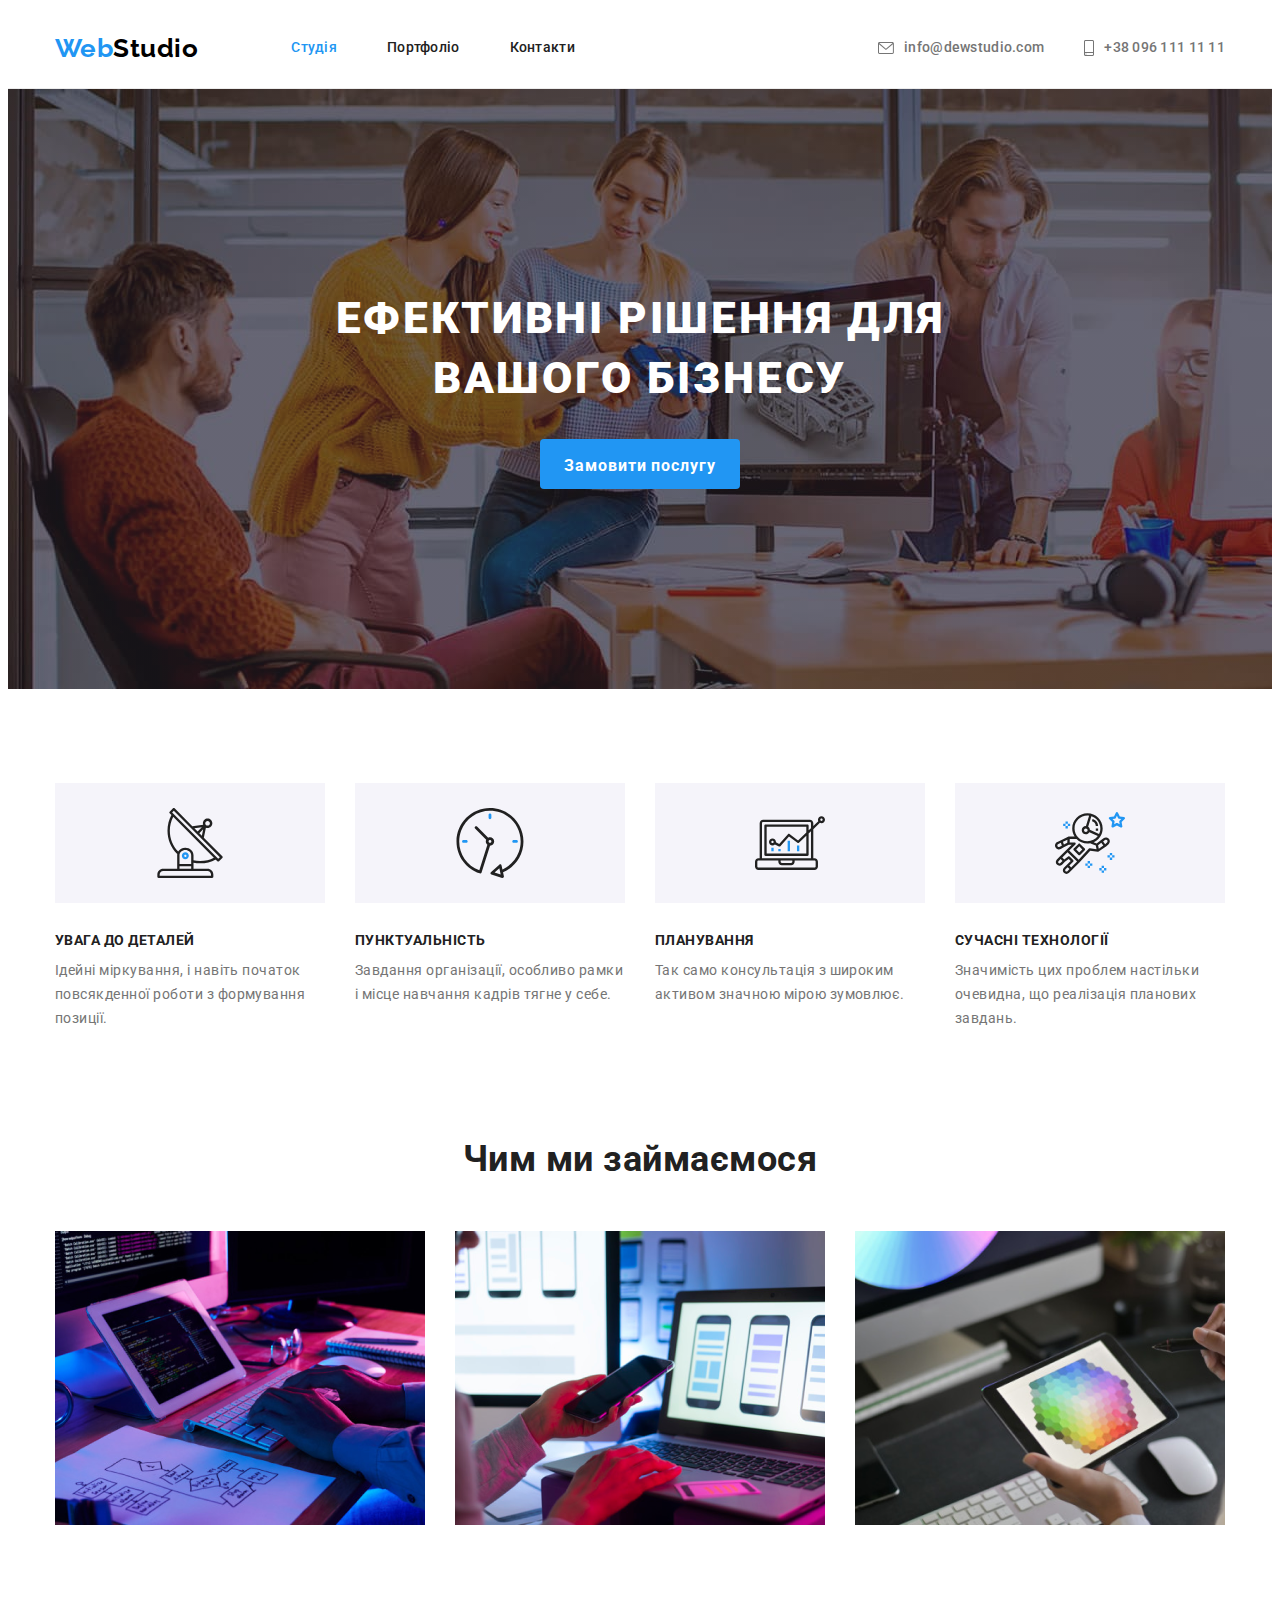
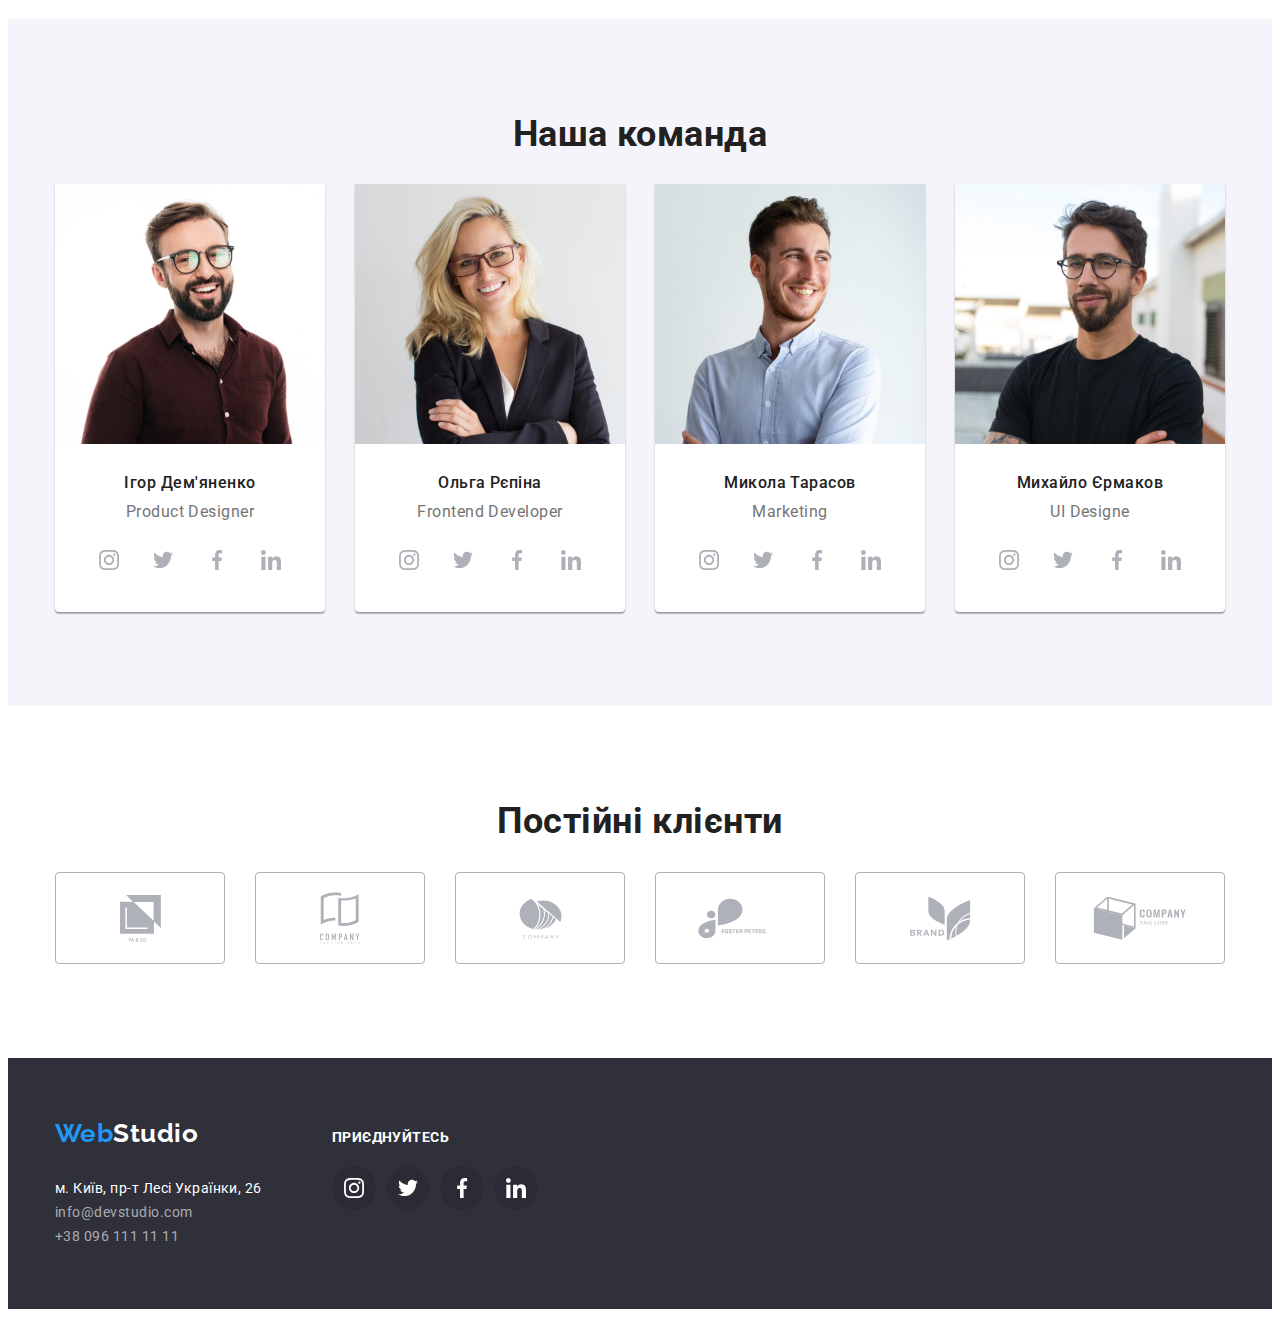
<file: index.html>
<!DOCTYPE html>
<html lang="uk">
  <head>
    <meta charset="UTF-8" />
    <meta http-equiv="X-UA-Compatible" content="IE=edge" />
    <meta name="viewport" content="width=device-width, initial-scale=1.0" />
    <title>WebStudio2.1</title>
    <link rel="preconnect" href="https://fonts.googleapis.com" />
    <link rel="preconnect" href="https://fonts.gstatic.com" crossorigin />
    <link
      href="https://fonts.googleapis.com/css2?family=Raleway:wght@700&family=Roboto:wght@400;500;700;900&display=swap"
      rel="stylesheet"
    />
    <link
      rel="stylesheet"
      href="https://cdnjs.cloudflare.com/ajax/libs/modern-normalize/1.1.0/modern-normalize.min.css"
      integrity="sha512-wpPYUAdjBVSE4KJnH1VR1HeZfpl1ub8YT/NKx4PuQ5NmX2tKuGu6U/JRp5y+Y8XG2tV+wKQpNHVUX03MfMFn9Q=="
      crossorigin="anonymous"
      referrerpolicy="no-referrer"
    />
    <link rel="stylesheet" href="./css/styles.css" />
  </head>
  <body>
    <header class="section page-header">
      <div class="container">
        <nav class="nav-flex">
          <a href="./index.html" class="logo">Web<span class="logo-nav">Studio</span></a>
          <ul class="nav list">
            <li class="item"><a href="./index.html" class="nav-link curent">Студія</a></li>
            <li class="item"><a href="./portfolio.html" class="nav-link">Портфоліо</a></li>
            <li class="item"><a href="#" class="nav-link">Контакти</a></li>
          </ul>
        </nav>
        <ul class="nav list contact">
          <li class="contact-item">
            <a href="mailto:info@dewstudio.com" class="nav-button">
              <svg class="contact-icon" width="16px" height="12px">
                <use href="./images/icons.svg#icon-envelope"></use>
              </svg>
              info@dewstudio.com</a
            >
          </li>
          <li class="contact-item">
            <a href="tel:+380961111111" class="nav-button">
              <svg class="contact-icon" width="10px" height="16px">
                <use href="./images/icons.svg#icon-smartphone"></use></svg
              >+38 096 111 11 11</a
            >
          </li>
        </ul>
      </div>
    </header>
    <main>
      <section class="hero section">
        <div class="container">
          <h1 class="hero-title">
            Ефективні рішення для <br />
            вашого бізнесу
          </h1>
          <button type="button" class="hero-button">Замовити послугу</button>
        </div>
      </section>
      <section class="benefits section">
        <div class="container">
          <h2 class="visually-hidden">Наші переваги</h2>
          <ul class="benefits list">
            <li class="item">
              <div class="thumb">
                <svg class="" width="70" height="70">
                  <use href="./images/icons.svg#icon-antenna"></use>
                </svg>
              </div>
              <h3 class="benefits-list-title">Увага до деталей</h3>
              <p class="benefits-discription">
                Ідейні міркування, і навіть початок повсякденної роботи з формування позиції.
              </p>
            </li>
            <li class="item">
              <div class="thumb">
                <svg class="" width="70" height="70">
                  <use href="./images/icons.svg#icon-clock"></use>
                </svg>
              </div>
              <h3 class="benefits-list-title">Пунктуальність</h3>
              <p class="benefits-discription">
                Завдання організації, особливо рамки і місце навчання кадрів тягне у себе.
              </p>
            </li>
            <li class="item">
              <div class="thumb">
                <svg class="" width="70" height="70">
                  <use href="./images/icons.svg#icon-diagram"></use>
                </svg>
              </div>

              <h3 class="benefits-list-title">Планування</h3>
              <p class="benefits-discription">
                Так само консультація з широким активом значною мірою зумовлює.
              </p>
            </li>
            <li class="item">
              <div class="thumb">
                <svg class="" width="70" height="70">
                  <use href="./images/icons.svg#icon-astronaut"></use>
                </svg>
              </div>
              <h3 class="benefits-list-title">Сучасні технології</h3>
              <p class="benefits-discription">
                Значимість цих проблем настільки очевидна, що реалізація планових завдань.
              </p>
            </li>
          </ul>
        </div>
      </section>
      <section class="discription section">
        <div class="container">
          <h2 class="discription-title">Чим ми займаємося</h2>
          <ul class="discription list">
            <li>
              <img src="./images/boxone.png" alt="людина верстає код" width="370" />
            </li>
            <li>
              <img
                src="./images/box2.png"
                alt="людина створює додатки для смартфонів"
                width="370"
              />
            </li>
            <li>
              <img
                src="./images/box3.png"
                alt="людина обирає колір з політри на смартфоні"
                width="370"
              />
            </li>
          </ul>
        </div>
      </section>
      <section class="team section">
        <div class="container">
          <h2 class="team-title">Наша команда</h2>
          <ul class="team list">
            <li>
              <div class="cards">
                <img src="./images/igor.jpg" alt="чоловік в окулярах" width="270" />
                <div class="cards-text">
                  <h3 class="team-name">Ігор Дем'яненко</h3>
                  <p class="team-position">Product Designer</p>
                  <div>
                    <ul class="list social-network">
                      <li class="social-item">
                        <a class="social link" href=""
                          ><svg width="20" height="20">
                            <use href="./images/icons.svg#icon-instagram"></use></svg
                        ></a>
                      </li>
                      <li class="social-item">
                        <a class="social link" href=""
                          ><svg width="20" height="20">
                            <use href="./images/icons.svg#icon-twitter"></use></svg
                        ></a>
                      </li>
                      <li class="social-item">
                        <a class="social link" href=""
                          ><svg width="20" height="20">
                            <use href="./images/icons.svg#icon-facebook"></use></svg
                        ></a>
                      </li>
                      <li class="social-item">
                        <a class="social link" href=""
                          ><svg width="20" height="20">
                            <use href="./images/icons.svg#icon-linkedin"></use></svg
                        ></a>
                      </li>
                    </ul>
                  </div>
                </div>
              </div>
            </li>
            <li>
              <div class="cards">
                <img src="./images/olga.jpg" alt="білява дівчинка в окулярах" width="270" />
                <div class="cards-text">
                  <h3 class="team-name">Ольга Рєпіна</h3>
                  <p class="team-position">Frontend Developer</p>
                  <div>
                    <ul class="list social-network">
                      <li class="social-item">
                        <a class="social link" href=""
                          ><svg width="20" height="20">
                            <use href="./images/icons.svg#icon-instagram"></use></svg
                        ></a>
                      </li>
                      <li class="social-item">
                        <a class="social link" href=""
                          ><svg width="20" height="20">
                            <use href="./images/icons.svg#icon-twitter"></use></svg
                        ></a>
                      </li>
                      <li class="social-item">
                        <a class="social link" href=""
                          ><svg width="20" height="20">
                            <use href="./images/icons.svg#icon-facebook"></use></svg
                        ></a>
                      </li>
                      <li class="social-item">
                        <a class="social link" href=""
                          ><svg width="20" height="20">
                            <use href="./images/icons.svg#icon-linkedin"></use></svg
                        ></a>
                      </li>
                    </ul>
                  </div>
                </div>
              </div>
            </li>
            <li>
              <div class="cards">
                <img src="./images/mikola.jpg" alt="чоловік в сорочці посміхається" width="270" />
                <div class="cards-text">
                  <h3 class="team-name">Микола Тарасов</h3>
                  <p class="team-position">Marketing</p>
                  <div>
                    <ul class="list social-network">
                      <li class="social-item">
                        <a class="social link" href=""
                          ><svg width="20" height="20">
                            <use href="./images/icons.svg#icon-instagram"></use></svg
                        ></a>
                      </li>
                      <li class="social-item">
                        <a class="social link" href=""
                          ><svg width="20" height="20">
                            <use href="./images/icons.svg#icon-twitter"></use></svg
                        ></a>
                      </li>
                      <li class="social-item">
                        <a class="social link" href=""
                          ><svg width="20" height="20">
                            <use href="./images/icons.svg#icon-facebook"></use></svg
                        ></a>
                      </li>
                      <li class="social-item">
                        <a class="social link" href=""
                          ><svg width="20" height="20">
                            <use href="./images/icons.svg#icon-linkedin"></use></svg
                        ></a>
                      </li>
                    </ul>
                  </div>
                </div>
              </div>
            </li>
            <li>
              <div class="cards">
                <img
                  src="./images/mihaylo.jpg"
                  alt="чоловік в окулярах та чорній футболці"
                  width="270"
                />
                <div class="cards-text">
                  <h3 class="team-name">Михайло Єрмаков</h3>
                  <p class="team-position">UI Designe</p>
                  <div>
                    <ul class="list social-network">
                      <li class="social-item">
                        <a class="social link" href=""
                          ><svg width="20" height="20">
                            <use href="./images/icons.svg#icon-instagram"></use></svg
                        ></a>
                      </li>
                      <li class="social-item">
                        <a class="social link" href=""
                          ><svg width="20" height="20">
                            <use href="./images/icons.svg#icon-twitter"></use></svg
                        ></a>
                      </li>
                      <li class="social-item">
                        <a class="social link" href=""
                          ><svg width="20" height="20">
                            <use href="./images/icons.svg#icon-facebook"></use></svg
                        ></a>
                      </li>
                      <li class="social-item">
                        <a class="social link" href=""
                          ><svg width="20" height="20">
                            <use href="./images/icons.svg#icon-linkedin"></use></svg
                        ></a>
                      </li>
                    </ul>
                  </div>
                </div>
              </div>
            </li>
          </ul>
        </div>
      </section>
      <section class="clients section">
        <div class="container">
          <h2 class="clients-title">Постійні клієнти</h2>
          <ul class="clients list">
            <li class="clients-item">
              <a class="clients-link" href="">
                <svg width="41" height="47">
                  <use href="./images/icons.svg#icon-client1"></use>
                </svg>
              </a>
            </li>
            <li class="clients-item">
              <a class="clients-link" href="">
                <svg width="40" height="52">
                  <use href="./images/icons.svg#icon-client2"></use>
                </svg>
              </a>
            </li>
            <li class="clients-item">
              <a class="clients-link" href="">
                <svg width="43" height="41">
                  <use href="./images/icons.svg#icon-client3"></use>
                </svg>
              </a>
            </li>
            <li class="clients-item">
              <a class="clients-link" href="">
                <svg width="84" height="41">
                  <use href="./images/icons.svg#icon-client4"></use>
                </svg>
              </a>
            </li>
            <li class="clients-item">
              <a class="clients-link" href="">
                <svg width="63" height="45">
                  <use href="./images/icons.svg#icon-client5"></use>
                </svg>
              </a>
            </li>
            <li class="clients-item">
              <a class="clients-link" href="">
                <svg width="94" height="44">
                  <use href="./images/icons.svg#icon-client6"></use>
                </svg>
              </a>
            </li>
          </ul>
        </div>
      </section>
    </main>
    <footer class="contacts section">
      <div class="container contacts">
        <div class="adress block">
          <p class="logo">Web<span class="logo-footer">Studio</span></p>
          <address>
            <ul class="contact list">
              <li>
                <a
                  href="https://goo.gl/maps/CPtrU1FHBa2aNyZL9"
                  target="_blank"
                  rel="noopener noreferrer nofollow"
                  class="contact-adress"
                  >м. Київ, пр-т Лесі Українки, 26</a
                >
              </li>
              <li>
                <a href="mailto:info@devstudio.com" class="contact-mail">info@devstudio.com</a>
              </li>
              <li><a href="tel:+380961111111" class="contact-tel">+38 096 111 11 11</a></li>
            </ul>
          </address>
        </div>
        <div class="social block">
          <h3 class="social title">Приєднуйтесь</h3>
           <ul class="list social-network footer">
                      <li class="social-item footer">
                        <a class="social link" href=""
                          ><svg width="20" height="20">
                            <use href="./images/icons.svg#icon-instagram"></use></svg
                        ></a>
                      </li>
                      <li class="social-item footer">
                        <a class="social link" href=""
                          ><svg width="20" height="20">
                            <use href="./images/icons.svg#icon-twitter"></use></svg
                        ></a>
                      </li>
                      <li class="social-item footer">
                        <a class="social link" href=""
                          ><svg width="20" height="20">
                            <use href="./images/icons.svg#icon-facebook"></use></svg
                        ></a>
                      </li>
                      <li class="social-item footer">
                        <a class="social link" href=""
                          ><svg width="20" height="20">
                            <use href="./images/icons.svg#icon-linkedin"></use></svg
                        ></a>
                      </li>
                    </ul>
        </div>
      </div>
    </footer>
  </body>
</html>
</file>
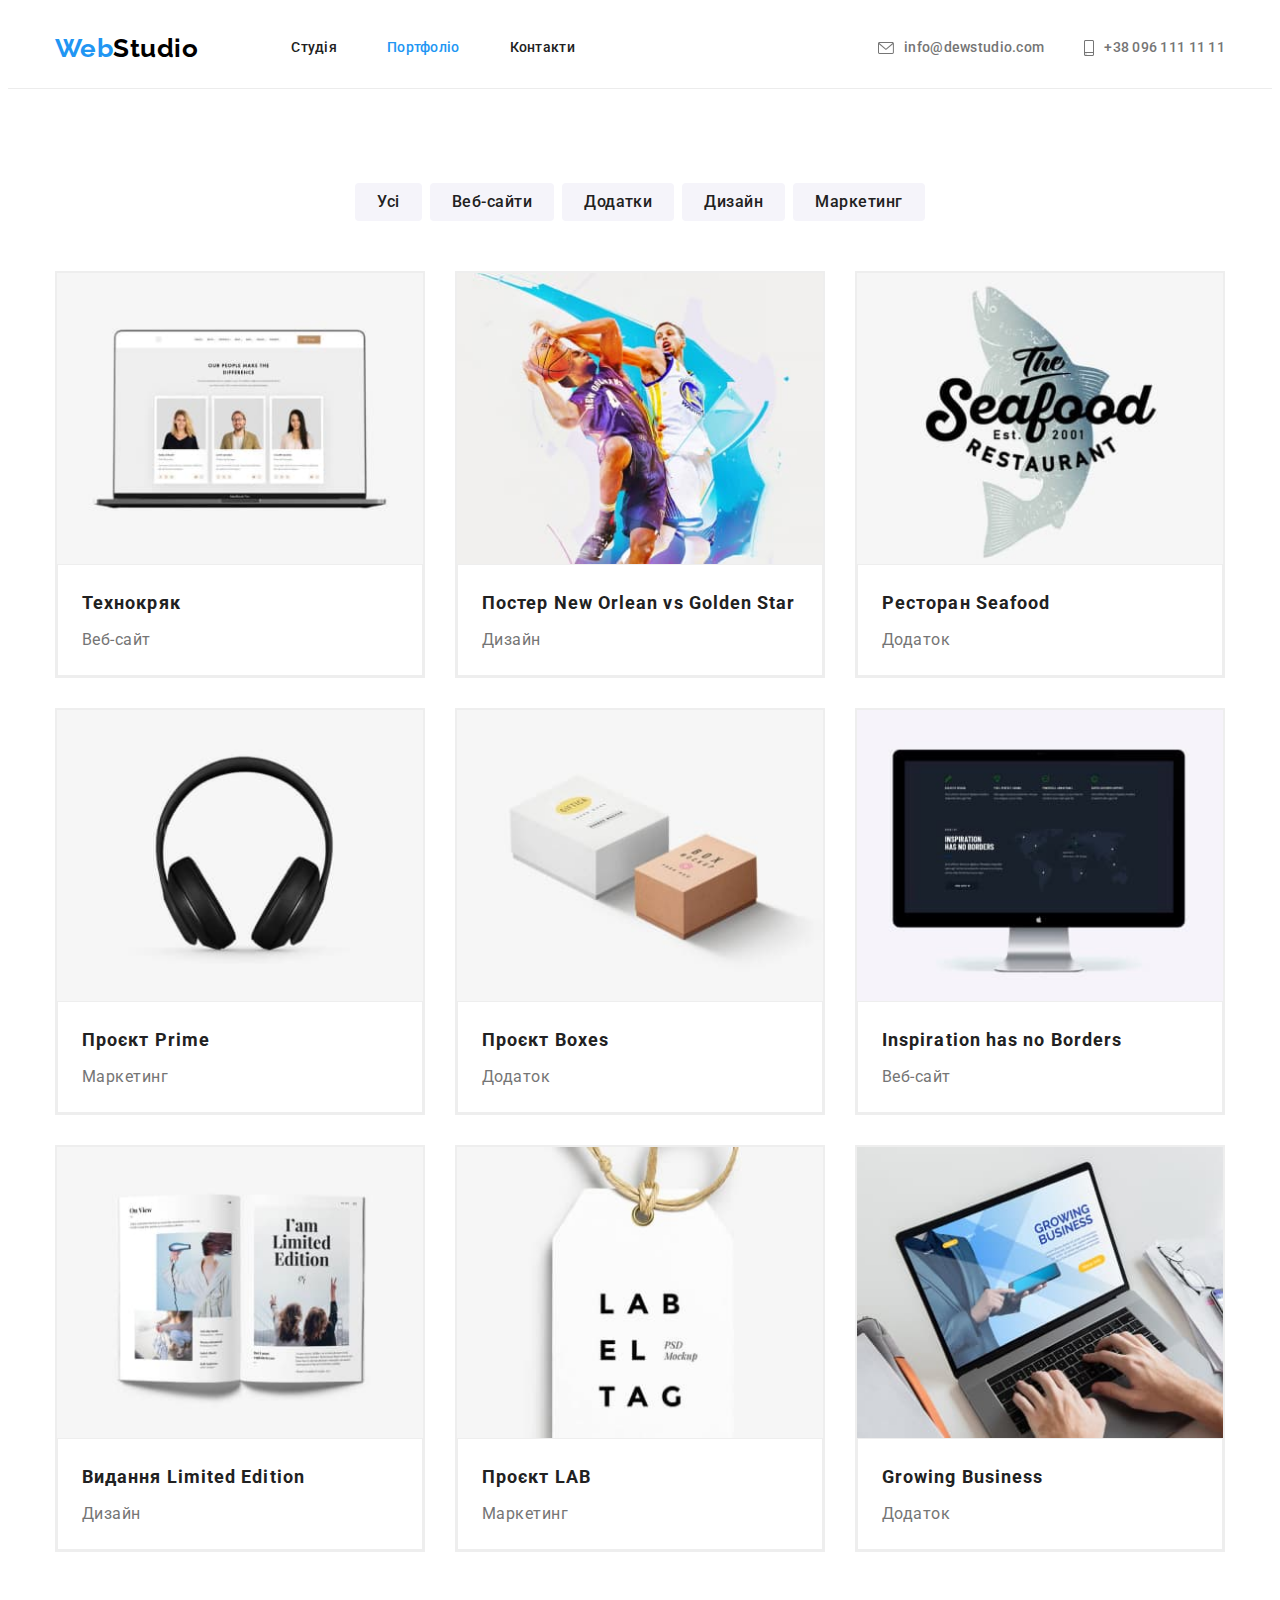
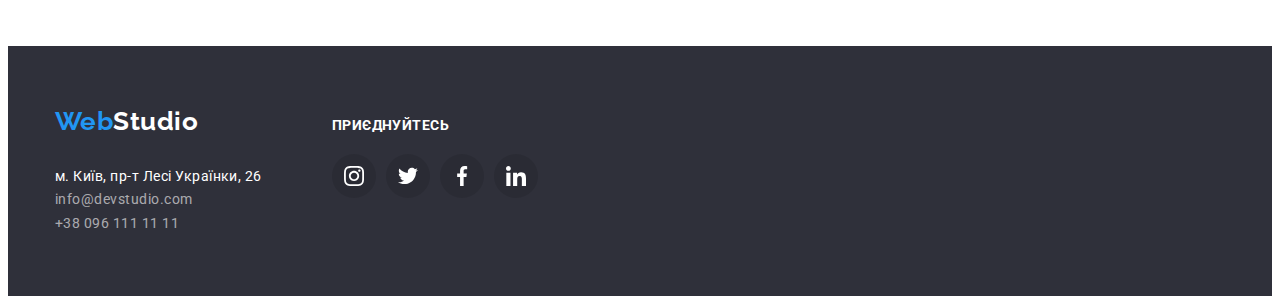
<file: portfolio.html>
<!DOCTYPE html>
<html lang="uk">
  <head>
    <meta charset="UTF-8" />
    <meta http-equiv="X-UA-Compatible" content="IE=edge" />
    <meta name="viewport" content="width=device-width, initial-scale=1.0" />
    <title>WebStudio2.1</title>
    <link rel="preconnect" href="https://fonts.googleapis.com" />
    <link rel="preconnect" href="https://fonts.gstatic.com" crossorigin />
    <link
      href="https://fonts.googleapis.com/css2?family=Raleway:wght@700&family=Roboto:wght@400;500;700;900&display=swap"
      rel="stylesheet"
    />
    <link
      rel="stylesheet"
      href="https://cdnjs.cloudflare.com/ajax/libs/modern-normalize/1.1.0/modern-normalize.min.css"
      integrity="sha512-wpPYUAdjBVSE4KJnH1VR1HeZfpl1ub8YT/NKx4PuQ5NmX2tKuGu6U/JRp5y+Y8XG2tV+wKQpNHVUX03MfMFn9Q=="
      crossorigin="anonymous"
      referrerpolicy="no-referrer"
    />
    <link rel="stylesheet" href="./css/styles.css" />
  </head>
  <body>
    <header class="section page-header">
      <div class="container">
        <nav class="nav-flex">
          <a href="./index.html" class="logo">Web<span class="logo-nav">Studio</span></a>
          <ul class="nav list">
            <li class="item"><a href="./index.html" class="nav-link">Студія</a></li>
            <li class="item"><a href="./portfolio.html" class="nav-link curent">Портфоліо</a></li>
            <li class="item"><a href="#" class="nav-link">Контакти</a></li>
          </ul>
        </nav>
        <ul class="nav list contact">
          <li class="contact-item">
            <a href="mailto:info@dewstudio.com" class="nav-button">
              <svg class="contact-icon" width="16px" height="12px">
                <use href="./images/icons.svg#icon-envelope"></use>
              </svg>
              info@dewstudio.com</a
            >
          </li>
          <li class="contact-item">
            <a href="tel:+380961111111" class="nav-button">
              <svg class="contact-icon" width="10px" height="16px">
                <use href="./images/icons.svg#icon-smartphone"></use></svg
              >+38 096 111 11 11</a
            >
          </li>
        </ul>
      </div>
    </header>
    <main>
      <section class="container portfolio">
        <h1 class="visually-hidden">Портфоліо</h1>
        <ul class="filters list">
          <li class="item"><button type="button" class="filter-button">Усі</button></li>
          <li class="item"><button type="button" class="filter-button">Веб-сайти</button></li>
          <li class="item"><button type="button" class="filter-button">Додатки</button></li>
          <li class="item"><button type="button" class="filter-button">Дизайн</button></li>
          <li class="item"><button type="button" class="filter-button">Маркетинг</button></li>
        </ul>
        <ul class="project list">
          <li class="item">
            <a href="" class="project link" >
              <img
                src="./images/tehnocrack.jpg"
                alt="команди розробників на ноутбуці"
                width="370"
              />
              <div class="project-cards">
                <h2 class="projects-title">Технокряк</h2>
                <p class="project-text">Веб-сайт</p>
              </div></a
            >
          </li>
          <li class="item">
            <a href="" class="project link" >
              <img src="./images/basketball.jpg" alt="два баскетболисти у прижку" width="370" />
              <div class="project-cards">
                <h2 class="projects-title">Постер New Orlean vs Golden Star</h2>
                <p class="project-text">Дизайн</p>
              </div></a
            >
          </li>
          <li class="item">
            <a href="" class="project link" >
              <img src="./images/seafood.jpg" alt="назва ресторану на фоні риби" width="370" />
              <div class="project-cards">
                <h2 class="projects-title">Ресторан Seafood</h2>
                <p class="project-text">Додаток</p>
              </div></a
            >
          </li>
          <li class="item">
            <a href="" class="project link" >
              <img src="./images/prime.jpg" alt="чорні навушники на білому фоні" width="370" />
              <div class="project-cards">
                <h2 class="projects-title">Проєкт Prime</h2>
                <p class="project-text">Маркетинг</p>
              </div></a
            >
          </li>
          <li class="item">
            <a href="" class="project link" >
              <img src="./images/boxes.jpg" alt="дві коробки на білому фоні" width="370" />
              <div class="project-cards">
                <h2 class="projects-title">Проєкт Boxes</h2>
                <p class="project-text">Додаток</p>
              </div></a
            >
          </li>

          <li class="item">
            <a href=""
               class="project link" ><img
                src="./images/monitor.jpg"
                alt="монітор із зображенням мапи світу"
                width="370"
              />
              <div class="project-cards">
                <h2 class="projects-title">Inspiration has no Borders</h2>
                <p class="project-text">Веб-сайт</p>
              </div></a
            >
          </li>
          <li class="item">
            <a href="" class="project link" >
              <img src="./images/limitededition.jpg" alt="розгорнутий журнал" width="370" />
              <div class="project-cards">
                <h2 class="projects-title">Видання Limited Edition</h2>
                <p class="project-text">Дизайн</p>
              </div></a
            >
          </li>
          <li class="item">
            <a href="" class="project link" >
              <img src="./images/lab.jpg" alt="біла бірка на білому фоні" width="370" />
              <div class="project-cards">
                <h2 class="projects-title">Проєкт LAB</h2>
                <p class="project-text">Маркетинг</p>
              </div></a
            >
          </li>
          <li class="item">
            <a href="" class="project link" >
              <img src="./images/growingbusiness.jpg" alt="людина працює на ноутбуці" width="370" />
              <div class="project-cards">
                <h2 class="projects-title">Growing Business</h2>
                <p class="project-text">Додаток</p>
              </div></a
            >
          </li>
        </ul>
      </section>
    </main>
    <footer class="contacts section">
      <div class="container contacts">
        <div class="adress block">
          <p class="logo">Web<span class="logo-footer">Studio</span></p>
          <address>
            <ul class="contact list">
              <li>
                <a
                  href="https://goo.gl/maps/CPtrU1FHBa2aNyZL9"
                  target="_blank"
                  rel="noopener noreferrer nofollow"
                  class="contact-adress"
                  >м. Київ, пр-т Лесі Українки, 26</a
                >
              </li>
              <li>
                <a href="mailto:info@devstudio.com" class="contact-mail">info@devstudio.com</a>
              </li>
              <li><a href="tel:+380961111111" class="contact-tel">+38 096 111 11 11</a></li>
            </ul>
          </address>
        </div>
        <div class="social block">
          <h3 class="social title">Приєднуйтесь</h3>
          <ul class="list social-network footer">
            <li class="social-item footer">
              <a class="social link" href=""
                ><svg width="20" height="20">
                  <use href="./images/icons.svg#icon-instagram"></use></svg
              ></a>
            </li>
            <li class="social-item footer">
              <a class="social link" href=""
                ><svg width="20" height="20">
                  <use href="./images/icons.svg#icon-twitter"></use></svg
              ></a>
            </li>
            <li class="social-item footer">
              <a class="social link" href=""
                ><svg width="20" height="20">
                  <use href="./images/icons.svg#icon-facebook"></use></svg
              ></a>
            </li>
            <li class="social-item footer">
              <a class="social link" href=""
                ><svg width="20" height="20">
                  <use href="./images/icons.svg#icon-linkedin"></use></svg
              ></a>
            </li>
          </ul>
        </div>
      </div>
    </footer>
  </body>
</html>
</file>
<file: css/styles.css>
/* основной фоновий цвет */
/* основной цвет текста */
/* color: ; */
/* вторичный цвет фона */
/* #2F303A */
/* акцент */
/* #2196F3 */
/* вторичний цвет текста */
/*  */

:root {
  --primary-text-color: #757575;
  --title-text-color: #212121;
  --accent-color: #2196f3;
  --alternative-accent-color: #188ce8;
  --alternative-text-color: #ffffff;
  --logo-text-color: #000000;
  --contacts-transparent-text: rgba(255, 255, 255, 0.6);
  --primary-background-color: #ffffff;
  --secondary-background-color: #2f303a;
  --alternative-background-color: #f5f4fa;
  --passive-icons-color: #afb1b8;
  --link-bcg-color: rgba(0, 0, 0, 0.1);
}

/* Стили для обнуления верхних отступов у элементов */
h1,
h2,
h3,
h4,
h5,
h6,
p {
  margin-top: 0;
}

/* Класс для обнуления базовых свойств у списков (ul) */
.list {
  list-style: none;
  padding-left: 0px;
  margin: 0px;
}

/* Класс для обнуления базовых свойств у ссылок */
.link {
  text-decoration: none;
  color: inherit;
}

/* Свойства для корректного отображения картинок */
img {
  display: block;
  max-width: 100%;
  height: auto;
}

/* Свойства для обнуления курсива у address */
address {
  font-style: normal;
}

body {
  background-color: var(--primary-background-color);
  color: var(--primary-text-color);
  font-family: Roboto, sans-serif;
  letter-spacing: 0.03em;
}

* {
  box-sizing: border-box;
}
.container {
  width: 1200px;
  padding-left: 15px;
  padding-right: 15px;
  margin-left: auto;
  margin-right: auto;
}
/* логотип */

.page-header {
  border-bottom: 1px solid #ececec;
}

.page-header .container {
  display: flex;
  align-items: center;
}

.nav-flex {
  display: flex;
  align-items: center;
}

.logo {
  color: var(--accent-color);
  text-decoration: none;
  font-family: Raleway, sans-serif;
  font-weight: 700;
  font-size: 26px;
  line-height: 1.19;
}
.logo-nav {
  color: var(--logo-text-color);
}

.nav-flex .logo {
  margin-right: 93px;
}

/* навигация */

.nav.list,
.nav-button {
  display: flex;

  font-weight: 500;
  font-size: 14px;
  line-height: 1.14;
  letter-spacing: 0.02em;
}

.nav-link {
  display: block;
  color: var(--title-text-color);
  text-decoration: none;
  padding: 32px 0px;
}
.nav-link:hover,
.nav-link:focus {
  color: var(--accent-color);
}

.nav.list .item + .item {
  margin-left: 50px;
}

.nav.list.contact {
  display: flex;
  margin-left: auto;
}

.contact-icon {
  margin-right: 10px;
  fill: currentColor;
}

.nav.list .nav-button {
  margin-bottom: 0px;
}

.nav-button {
  display: flex;
  align-items: center;
  padding: 32px 0px;
  color: var(--primary-text-color);
  text-decoration: none;
}

.nav-button:hover,
.nav-button:focus {
  color: var(--accent-color);
}

.nav.list .contact-item + .contact-item {
  margin-left: 40px;
}

.curent {
  color: var(--accent-color);
}

/* Герой */

.hero {
  padding-top: 200px;
  padding-bottom: 200px;

  display: block;
  text-align: center;
  height: 600px;
  max-width: 1600px;
  margin-left: auto;
  margin-right: auto;

  background-image: linear-gradient(to right, rgba(53, 47, 58, 0.4), rgba(53, 47, 58, 0.4)),
    url(../images/hero.jpg);
  background-color: var(--secondary-background-color);
}

.hero-title {
  color: var(--alternative-text-color);
  font-weight: 900;
  font-size: 44px;
  line-height: 1.36;

  letter-spacing: 0.06em;
  text-transform: uppercase;
  border: transparent;

  margin-bottom: 30px;
}

.hero-button {
  background-color: var(--accent-color);
  color: var(--alternative-text-color);
  font-family: inherit;
  font-weight: 700;
  font-size: 16px;
  line-height: 1.87;
  letter-spacing: 0.06em;
  text-align: center;
  cursor: pointer;

  border-radius: 4px;
  border-color: transparent;
  min-width: 200px;
  height: 50px;
  padding: 10px 20px;
}

.hero-button:hover,
.hero-button:focus {
  background-color: var(--alternative-accent-color);
}

/* Наши преимущества */

.benefits.section {
  padding-top: 94px;
  padding-bottom: 94px;
}

.visually-hidden {
  position: absolute;
  white-space: nowrap;
  width: 1px;
  height: 1px;
  overflow: hidden;
  border: 0;
  padding: 0;
  clip: rect(0 0 0 0);
  clip-path: inset(50%);
  margin: -1px;
}

.benefits.list {
  display: flex;
}

.benefits.list .item {
  display: block;
  width: 270px;
  margin-right: 30px;
}

.benefits.list .item:last-child {
  margin-right: 0px;
}
.benefits-list-title {
  color: var(--title-text-color);
  font-weight: 700;
  font-size: 14px;
  line-height: 1.14;
  text-transform: uppercase;
  margin-bottom: 10px;
}

.benefits-discription {
  font-size: 14px;
  line-height: 1.71;
}

.benefits .thumb {
  display: flex;
  align-items: center;
  justify-content: center;
  height: 120px;
  background-color: var(--alternative-background-color);
  margin-bottom: 30px;
}
/* .benefits.list .item::before {
    display: block;
    content: "";
    height: 120px;
    margin-bottom: 30px;
    background-size: 70px;
    background-repeat: no-repeat;
    background-position: center;
    background-color: var(--alternative-background-color);
} */
/* 
.item-antenna::before {
    background-image: url(../images/antenna.svg);
    }

.item-clock::before {
    background-image: url(../images/clock.svg);
}

.item-diogramma::before {
    background-image: url(../images/diagram.svg);
}

.item-astronaut::before {
    background-image: url(../images/astronaut.svg);
} */

/* Чем мы занимаемся */

.discription.section {
  padding-bottom: 94px;
}

.discription-title {
  color: var(--title-text-color);
  font-weight: 700;
  font-size: 36px;
  line-height: 1.16;
  text-align: center;

  margin-bottom: 50px;
}

.discription.list {
  display: flex;
  justify-content: space-between;
}

/* Наша команда */
.team.section {
  padding: 94px 0px;
}

.team.team.section {
  background-color: var(--alternative-background-color);
}

.team.list {
  display: flex;
  justify-content: space-between;
}

.cards {
  background: #ffffff;
  box-shadow: 0px 1px 3px rgba(0, 0, 0, 0.12), 0px 1px 1px rgba(0, 0, 0, 0.14),
    0px 2px 1px rgba(0, 0, 0, 0.2);
  border-radius: 0px 0px 4px 4px;
}

.cards-text {
  padding-top: 30px;
  padding-bottom: 30px;
}

.team-title {
  color: var(--title-text-color);
  font-weight: 700;
  font-size: 36px;
  line-height: 1, 16;
  text-align: center;
}

.team-name {
  color: var(--title-text-color);
  font-weight: 500;
  font-size: 16px;
  line-height: 1.18;
  text-align: center;
  margin-bottom: 10px;
}

.team-position {
  font-weight: 400;
  font-size: 16px;
  line-height: 1.18;
  text-align: center;
  margin-bottom: 16px;
}
.list.social-network {
  display: flex;
  align-items: center;
  justify-content: center;
}

.social-item {
  width: 44px;
  height: 44px;
  margin-right: 10px;
}

.social-item:last-child {
  margin-right: 0px;
}

.social.link {
  display: flex;
  align-items: center;
  justify-content: center;
  width: 100%;
  height: 100%;
  border-radius: 50%;
  fill: var(--passive-icons-color);
}

.social.link:hover,
.social.link:focus {
  background-color: var(--accent-color);
  fill: var(--alternative-text-color);
}

/* Клиенты */
.clients.section {
  padding: 94px 0px;
}
.clients .container {
  padding-left: 15px;
  padding-right: 15px;
}

.clients-title {
  font-weight: 700;
  font-size: 36px;
  line-height: 1.17;
  text-align: center;
  color: var(--title-text-color);
}

.clients.list {
  display: flex;
}

.clients-item {
  width: 170px;
  height: 92px;
  margin-right: 30px;
  border: 1px solid var(--passive-icons-color);
  border-radius: 4px;
}
.clients-item:last-child {
  margin-right: 0px;
}

.clients-link {
  display: flex;
  align-items: center;
  justify-content: center;
  width: 100%;
  height: 100%;
  fill: var(--passive-icons-color);
}

.clients-link:hover,
.clients-link:focus {
  border: 1px solid var(--accent-color);
  fill: var(--accent-color);
}
/* Футер */

.contacts.section {
  background-color: var(--secondary-background-color);
  padding: 60px 0px;
}
.container.contacts {
  display: flex;
  align-items: baseline;
}

.adress.block {
  margin-right: 70px;
}

.contacts.section p {
  margin-bottom: 28px;
}
.logo-footer {
  color: var(--alternative-text-color);
}

.contact.list a {
  margin-bottom: 12px;
}

.contact-adress {
  color: var(--alternative-text-color);
  text-decoration: none;
  font-style: normal;
  font-size: 14px;
  line-height: 1.71;
}

.contact-mail,
.contact-tel {
  color: var(--contacts-transparent-text);
  text-decoration: none;
  font-style: normal;
  font-size: 14px;
  line-height: 1.71;
}

.contact-adress:hover,
.contact-adress:focus,
.contact-mail:hover,
.contact-mail:focus,
.contact-tel:hover,
.contact-tel:focus {
  color: var(--accent-color);
}

.social.block {
  display: block;
  width: 206px;
}

.social.title {
  font-weight: 700;
  font-size: 14px;
  line-height: 1.14;
  letter-spacing: 0.03em;
  text-transform: uppercase;
  color: var(--alternative-text-color);
  margin-bottom: 20px;
}
.social-network.footer {
  justify-content: space-between;
}
.social-item.footer {
  margin: 0px;
  border-radius: 50%;
  background-color: var(--link-bcg-color);
}

.footer .social.link {
  fill: var(--alternative-text-color);
}

.social-item.footer:hover,
.social-item.footer:focus {
  background-color: var(--accent-color);
}
/* Портфоліо */

/* Фільтри */

.container.portfolio {
  padding-top: 94px;
  padding-bottom: 94px;
}

.filters.list {
  display: flex;
  justify-content: center;
  margin-bottom: 50px;
}
.filters.list .item {
  margin-right: 8px;
}
.filters.list .item:last-child {
  margin-right: 0px;
}

.filter-button {
  padding: 6px 22px;

  background-color: var(--alternative-background-color);
  color: var(--title-text-color);
  font-family: inherit;
  font-weight: 500;
  font-size: 16px;
  line-height: 1.62;
  text-align: center;
  letter-spacing: 0.03em;
  border-radius: 4px;
  border: transparent;
  cursor: pointer;
}

.filter-button:hover,
.filter-button:focus {
  background-color: var(--accent-color);
  color: var(--alternative-text-color);
  box-shadow: 0px 3px 1px rgba(0, 0, 0, 0.1), 0px 1px 2px rgba(0, 0, 0, 0.08),
    0px 2px 2px rgba(0, 0, 0, 0.12);
}

/* Проекты */

.project.list {
  display: flex;
  flex-wrap: wrap;
}

.project.list .item {
  display: block;
  margin-right: 30px;
  margin-bottom: 30px;
  width: 370px;
  border: 1px solid #eeeeee;
}
.project.list .item:nth-child(3n) {
  margin-right: 0px;
}

.project.list .item:nth-last-child(-n + 3) {
  margin-bottom: 0px;
}

.project-cards {
  padding: 20px 24px;
  border: 1px solid #eeeeee;
}

.projects-title {
  margin-bottom: 4px;

  color: var(--title-text-color);
  font-weight: 700;
  font-size: 18px;
  line-height: 2;
  letter-spacing: 0.06em;
}

.project-text {
  margin-bottom: 0px;
  font-size: 16px;
  line-height: 1.88;
}
.project.link {
  display: block;
  border: 1px solid #eeeeee;
}

.project.link:hover,
.project.link:focus {
  box-shadow: 0px 1px 1px rgba(0, 0, 0, 0.12), 0px 4px 4px rgba(0, 0, 0, 0.06),
    1px 4px 6px rgba(0, 0, 0, 0.16);
}
</file>
